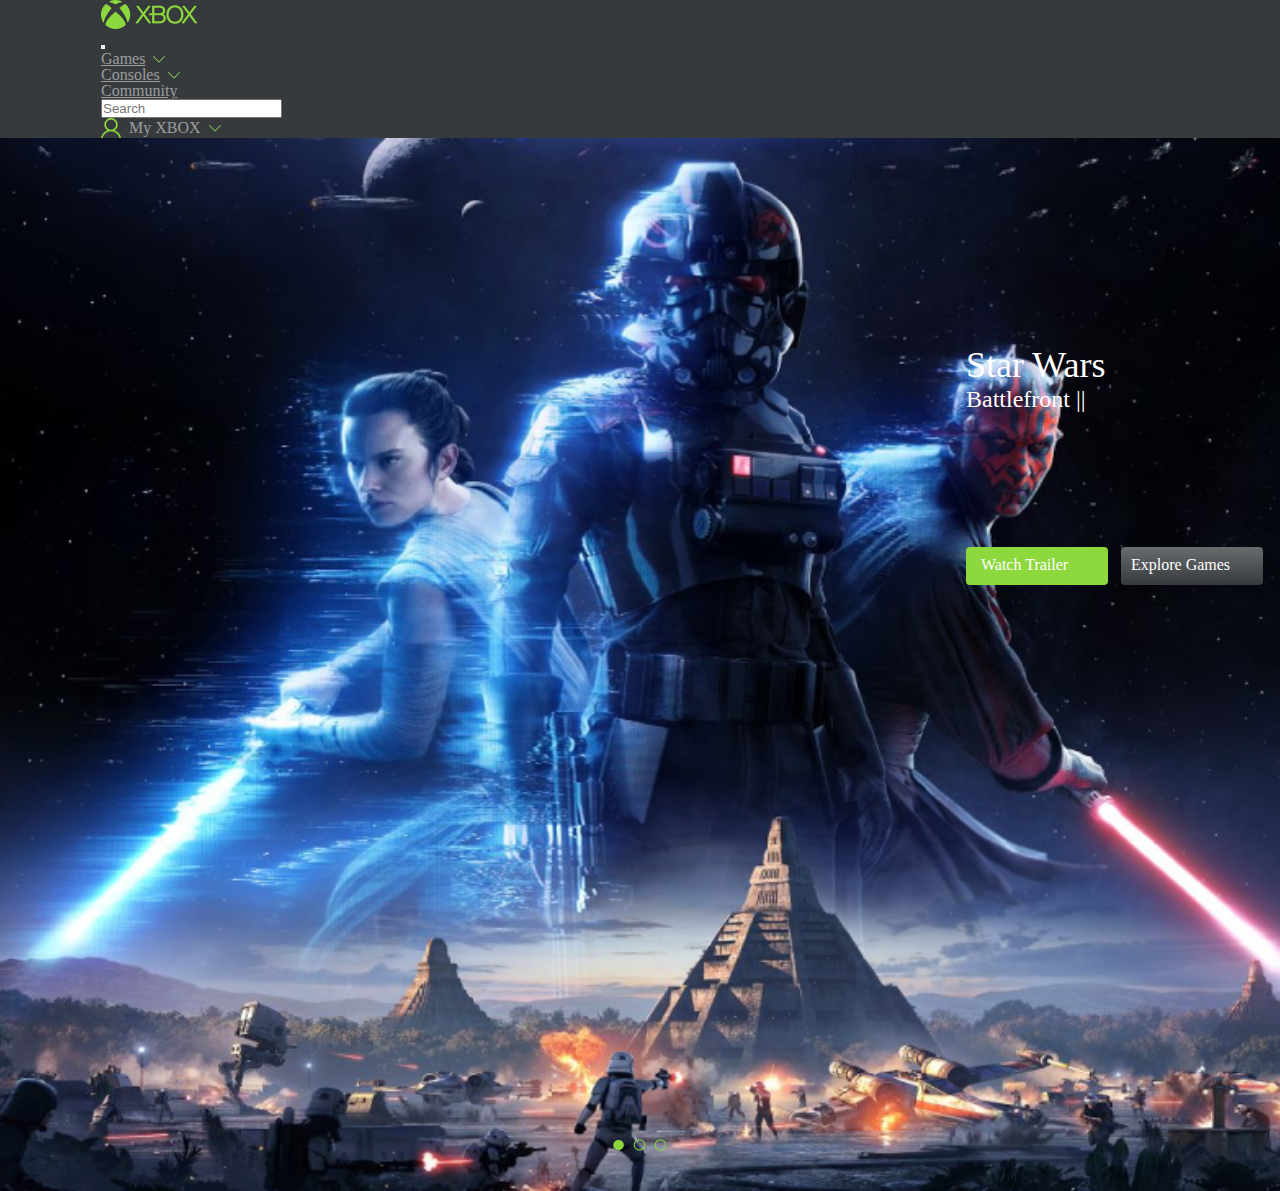
<file: index.html>
<!DOCTYPE html>
<html lang="en">
  <head>
    <meta charset="UTF-8" />
    <meta name="viewport" content="width=device-width, initial-scale=1.0" />
    <title>Nekludova</title>
    <link rel="stylesheet" href="style.css" />
    <link
      href="https://cdn.jsdelivr.net/npm/bootstrap@5.3.6/dist/css/bootstrap.min.css"
      rel="stylesheet"
      integrity="sha384-4Q6Gf2aSP4eDXB8Miphtr37CMZZQ5oXLH2yaXMJ2w8e2ZtHTl7GptT4jmndRuHDT"
      crossorigin="anonymous"
    />
  </head>
  <body>
    <header>
      <nav class="navbar navbar-expand-lg container">
        <div class="container-fluid">
          <div class="logo">
            <img src="./image/logo.png" alt="" />
          </div>
          <button
            class="navbar-toggler"
            type="button"
            data-bs-toggle="collapse"
            data-bs-target="#navbarSupportedContent"
            aria-controls="navbarSupportedContent"
            aria-expanded="false"
            aria-label="Toggle navigation"
          >
            <span class="navbar-toggler-icon"></span>
          </button>
          <div class="collapse navbar-collapse" id="navbarSupportedContent">
            <ul class="navbar-nav me-auto mb-2 mb-lg-0">
              <li class="nav-item">
                <a class="nav-link activee" href="index2.html">Games</a>
                <img src="./image/down-arrow.png" alt="" />
              </li>
              <li class="nav-item">
                <a class="nav-link" href="#">Consoles</a>
                <img src="./image/down-arrow.png" alt="" />
              </li>
              <li class="nav-item">
                <a class="nav-link" href="#">Community </a>
              </li>
            </ul>
            <form class="d-flex" role="search">
              <input
                class="form-control me-2"
                type="search"
                placeholder="Search"
                aria-label="Search"
              />
            </form>
            <div class="xbox">
              <img src="./image/user.png" alt="" />
              <p>My XBOX</p>
              <img src="./image/down-arrow.png" alt="" />
            </div>
          </div>
        </div>
      </nav>
    </header>

    <!-- hero -->
    <div class="hero">
      <div class="block1">
        <img class="left" src="./image/left.png" alt="" />
        <div class="block2">
          <h1>Star Wars</h1>
          <p>Battlefront ||</p>
          <div class="buttons">
            <a href="" class="button1">Watch Trailer</a>
            <a href="" class="button2">Explore Games</a>
          </div>
        </div>
        <img class="right" src="./image/right.png" alt="" />
      </div>
      <img class="Toggle" src="./image/carousel-indicators.png" alt="" />
    </div>
  </body>
</html>
</file>
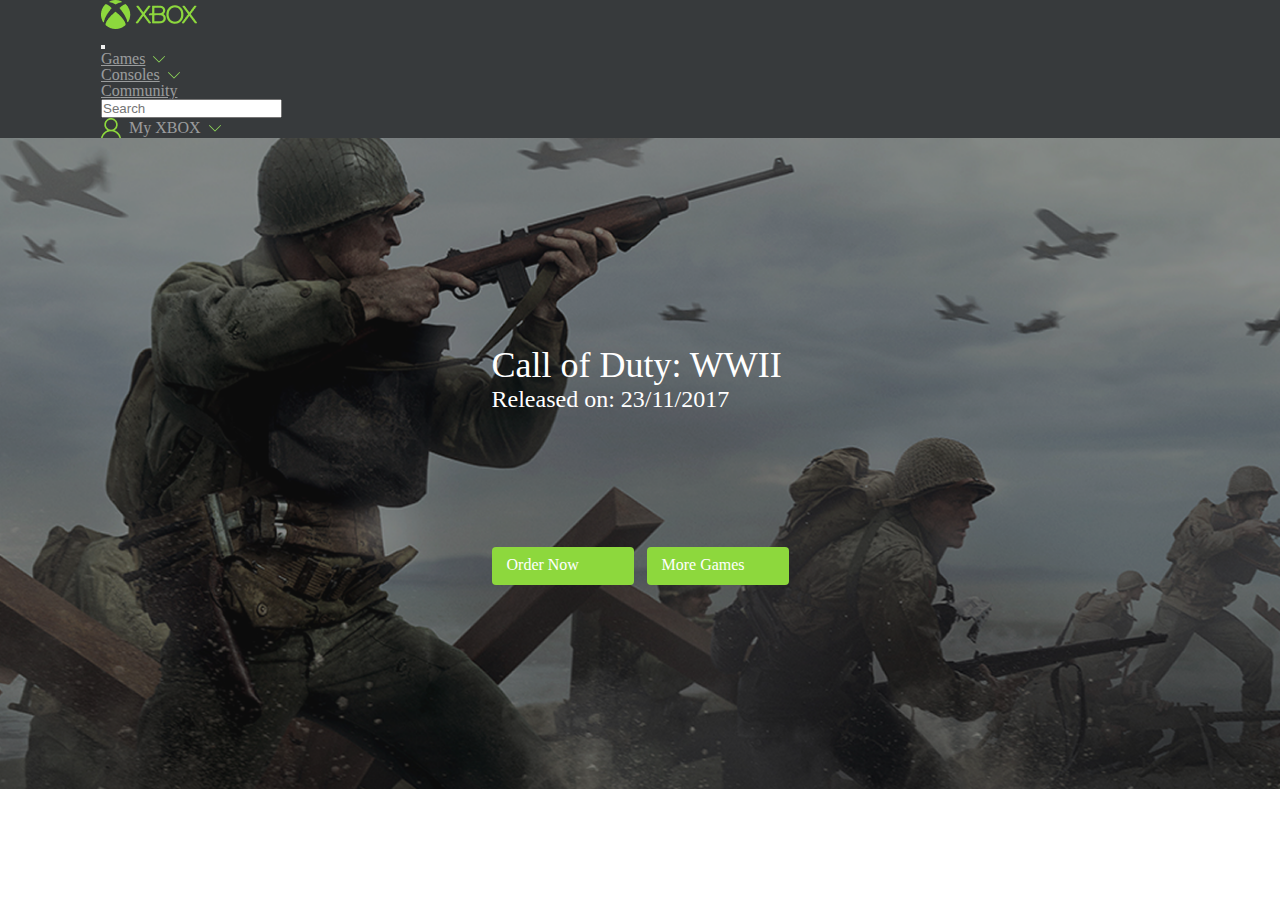
<file: index2.html>
<!DOCTYPE html>
<html lang="en">
  <head>
    <meta charset="UTF-8" />
    <meta name="viewport" content="width=device-width, initial-scale=1.0" />
    <title>Nekludova</title>
    <link rel="stylesheet" href="style2.css" />
    <link
      href="https://cdn.jsdelivr.net/npm/bootstrap@5.3.6/dist/css/bootstrap.min.css"
      rel="stylesheet"
      integrity="sha384-4Q6Gf2aSP4eDXB8Miphtr37CMZZQ5oXLH2yaXMJ2w8e2ZtHTl7GptT4jmndRuHDT"
      crossorigin="anonymous"
    />
  </head>
  <body>
    <header>
      <nav class="navbar navbar-expand-lg container">
        <div class="container-fluid">
          <div class="logo">
            <img src="./image/logo.png" alt="" />
          </div>
          <button
            class="navbar-toggler"
            type="button"
            data-bs-toggle="collapse"
            data-bs-target="#navbarSupportedContent"
            aria-controls="navbarSupportedContent"
            aria-expanded="false"
            aria-label="Toggle navigation"
          >
            <span class="navbar-toggler-icon"></span>
          </button>
          <div class="collapse navbar-collapse" id="navbarSupportedContent">
            <ul class="navbar-nav me-auto mb-2 mb-lg-0">
              <li class="nav-item">
                <a class="nav-link activee" href="#">Games</a>
                <img src="./image/down-arrow.png" alt="" />
              </li>
              <li class="nav-item">
                <a class="nav-link" href="#">Consoles</a>
                <img src="./image/down-arrow.png" alt="" />
              </li>
              <li class="nav-item">
                <a class="nav-link" href="#">Community </a>
              </li>
            </ul>
            <form class="d-flex" role="search">
              <input
                class="form-control me-2"
                type="search"
                placeholder="Search"
                aria-label="Search"
              />
            </form>
            <div class="xbox">
              <img src="./image/user.png" alt="" />
              <p>My XBOX</p>
              <img src="./image/down-arrow.png" alt="" />
            </div>
          </div>
        </div>
      </nav>
    </header>

    <!-- hero -->
    <div class="hero">
      <div class="block1">
        <h1>Call of Duty: WWII</h1>
        <p>Released on: 23/11/2017</p>
        <div class="buttons">
          <a href="" class="button1">Order Now</a>
          <a href="" class="button1">More  Games</a>
        </div>
      </div>
    </div>
  </body>
</html>
</file>
<file: style.css>
@import url("https://fonts.googleapis.com/css2?family=Roboto:ital,wght@0,100..900;1,100..900&display=swap");

* {
  margin: 0;
  padding: 0;
  box-sizing: border-box;
}

.container {
  margin: 0 auto;
  padding: 0;
  width: 1078px;
}

/* header */
header {
  background: #373a3c;
  padding: 0 11px;
}
.logo {
  margin-right: 288px;
}
li {
  display: flex;
  gap: 8px;
  align-items: center;
  margin-right: 24px;
}
.navbar li a {
  font-weight: 400;
  font-size: 16px;
  line-height: 100%;
  color: rgba(255, 255, 255, 0.5);
}
.navbar li a .activee {
  font-weight: 400;
  font-size: 16px;
  line-height: 100%;
  color: #fff;
}
li img {
  height: 7px;
}

.xbox {
  display: flex;
  gap: 8px;
  align-items: center;
}
.xbox p {
  font-weight: 400;
  font-size: 16px;
  line-height: 100%;
  color: rgba(255, 255, 255, 0.5);
}

/* hero */
.hero {
  display: flex;
  flex-direction: column;
  justify-content: center;
  align-items: center;
  padding-top: 206px;
  padding-bottom: 40px;
  background: url(./image/hero.png);
  background-position: center;
  background-repeat: no-repeat;
  background-size: cover;
}

.block1 {
  display: flex;
}
.block2 {
  margin-left: 1100px;
  margin-right: 216px;
}
.hero h1 {
  font-weight: 400;
  font-size: 36px;
  color: #fff;
}
.hero p {
  font-weight: 400;
  font-size: 24px;
  color: #fff;
  margin-bottom: 134px;
}
.hero .buttons {
  display: flex;
  gap: 13px;
}
.hero .button1 {
  background: #8dd83d;
  border-radius: 4px;
  width: 142px;
  height: 38px;
  font-weight: 400;
  font-size: 16px;
  line-height: 131%;
  color: #fff;
  text-decoration: none;
  padding: 8px 15px;
}
.hero .button2 {
  background: linear-gradient(180deg, #686c6f 0%, #373a3c 100%);
  border-radius: 4px;
  width: 142px;
  height: 38px;
  font-weight: 400;
  font-size: 16px;
  line-height: 131%;
  color: #fff;
  text-decoration: none;
  padding: 8px 10px;
}
.Toggle {
  align-items: center;
  margin-top: 147px;
}
</file>
<file: style2.css>
@import url("https://fonts.googleapis.com/css2?family=Roboto:ital,wght@0,100..900;1,100..900&display=swap");

* {
  margin: 0;
  padding: 0;
  box-sizing: border-box;
}

.container {
  margin: 0 auto;
  padding: 0;
  width: 1078px;
}

/* header */
header {
  background: #373a3c;
  padding: 0 11px;
}
.logo {
  margin-right: 288px;
}
li {
  display: flex;
  gap: 8px;
  align-items: center;
  margin-right: 24px;
}
.navbar li a {
  font-weight: 400;
  font-size: 16px;
  line-height: 100%;
  color: rgba(255, 255, 255, 0.5);
}
.navbar li a .activee {
  font-weight: 400;
  font-size: 16px;
  line-height: 100%;
  color: #fff;
}
li img {
  height: 7px;
}

.xbox {
  display: flex;
  gap: 8px;
  align-items: center;
}
.xbox p {
  font-weight: 400;
  font-size: 16px;
  line-height: 100%;
  color: rgba(255, 255, 255, 0.5);
}

/* hero */
.hero {
  display: flex;
  flex-direction: column;
  justify-content: center;
  align-items: center;
  padding-top: 206px;
  padding-bottom: 204px;
  background: url(./image/img3.png);
  background-position: center;
  background-repeat: no-repeat;
  background-size: cover;
}


.hero h1 {
  font-weight: 400;
  font-size: 36px;
  color: #fff;
}
.hero p {
  font-weight: 400;
  font-size: 24px;
  color: #fff;
  margin-bottom: 134px;
}
.hero .buttons {
  display: flex;
  gap: 13px;
}
.hero .button1 {
  background: #8dd83d;
  border-radius: 4px;
  width: 142px;
  height: 38px;
  font-weight: 400;
  font-size: 16px;
  line-height: 131%;
  color: #fff;
  text-decoration: none;
  padding: 8px 15px;
}
.hero .button2 {
  background: linear-gradient(180deg, #686c6f 0%, #373a3c 100%);
  border-radius: 4px;
  width: 142px;
  height: 38px;
  font-weight: 400;
  font-size: 16px;
  line-height: 131%;
  color: #fff;
  text-decoration: none;
  padding: 8px 10px;
}
</file>
